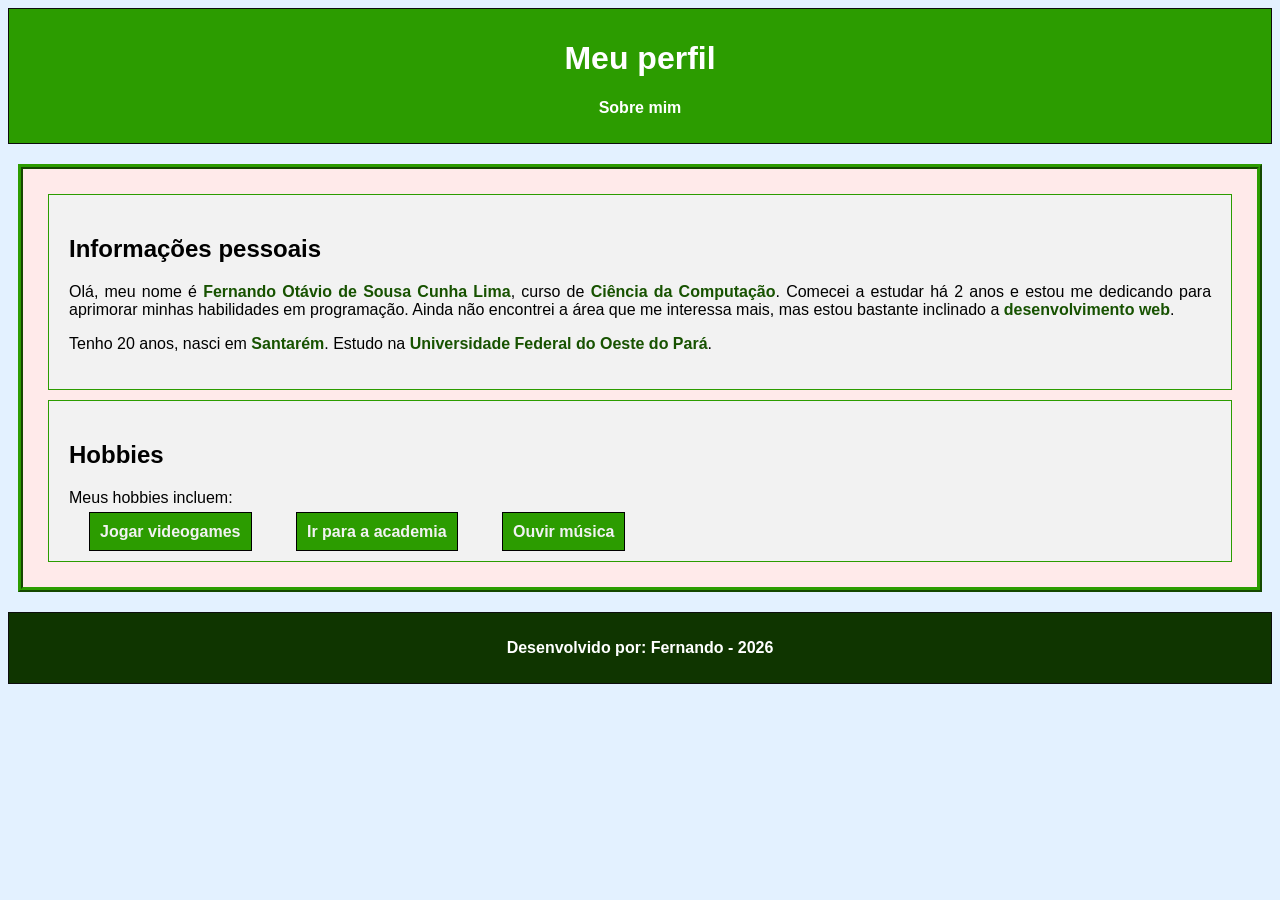
<file: Aula 3/index.html>
<!DOCTYPE html>
<html lang="pt-br">
<head>
    <meta charset="UTF-8">
    <meta name="viewport" content="width=device-width, initial-scale=1.0">
    <title>Meu perfil</title>
</head>
<body style="background-color: #e3f1ff;">
    
    <link rel="stylesheet" href="estilo.css">

    <div class="topo">
    <h1>Meu perfil</h1>
    <p><strong>Sobre mim</strong></p>
    </div>

    <div class="meio">
        <div class="centro">
        <h2>Informações pessoais</h2>
        <p>Olá, meu nome é <strong>Fernando Otávio de Sousa Cunha Lima</strong>, curso de <strong>Ciência da Computação</strong>. Comecei a estudar há 2 anos e estou me dedicando para aprimorar minhas habilidades em programação. Ainda não encontrei a área que me interessa mais, mas estou bastante inclinado a <strong>desenvolvimento web</strong>.</p>
        <p>Tenho 20 anos, nasci em <strong>Santarém</strong>. Estudo na <strong>Universidade Federal do Oeste do Pará</strong>.</p>
        </div>

        <div class="centro">
        <h2>Hobbies</h2>
        <p>Meus hobbies incluem:</p>
        <span class="hobbies"><strong>Jogar videogames</strong></span>
        <span class="hobbies"><strong>Ir para a academia</strong></span>
        <span class="hobbies"><strong>Ouvir música</s   trong></span>
        </div>
    </div>

    <div class="rodape">
        <p>Desenvolvido por: Fernando - 2026</p>
    </div>
</body>
</html>
</file>
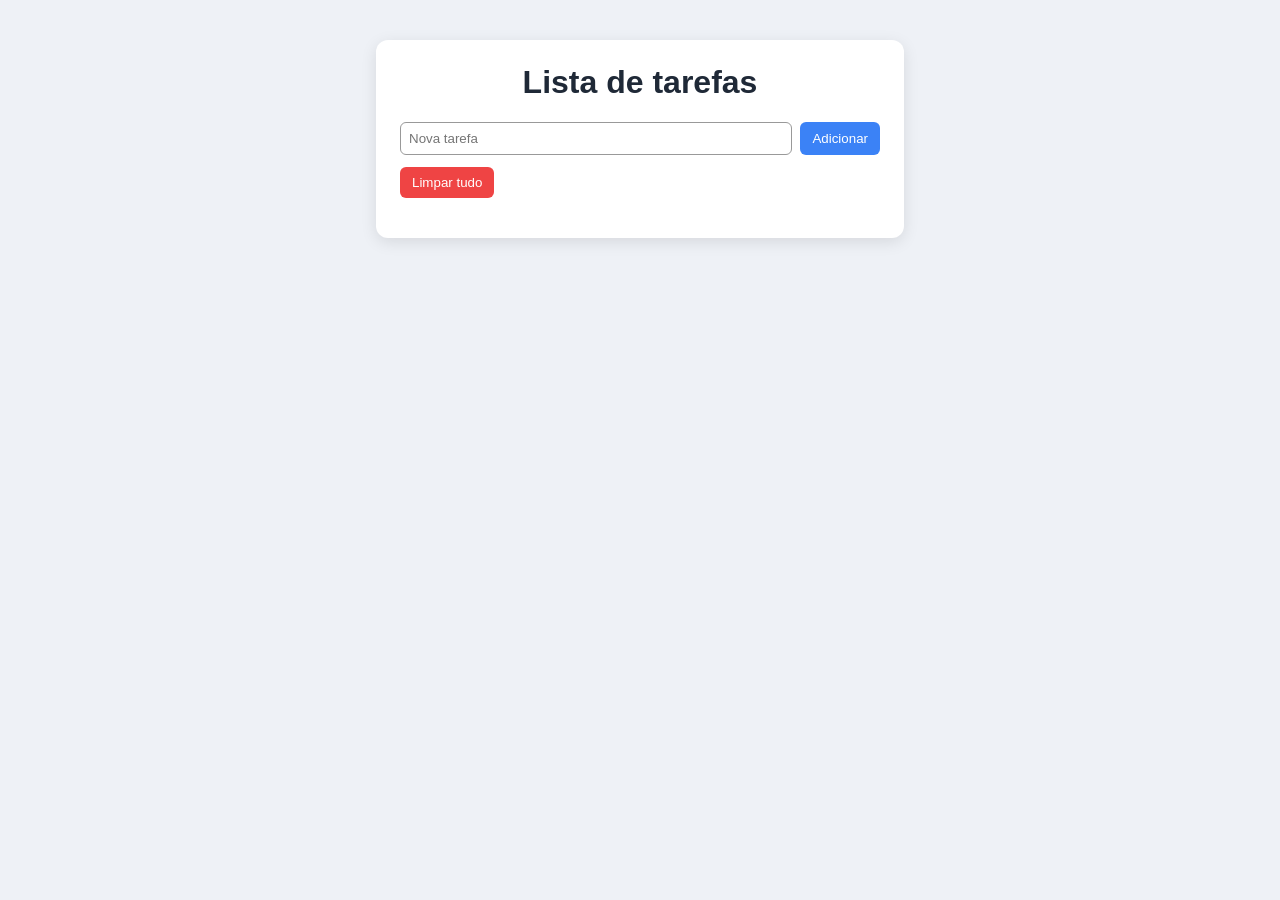
<file: Aula 4/index.html>
<!DOCTYPE html>
<html lang="pt-BR">
<head>
  <meta charset="UTF-8">
  <meta name="viewport" content="width=device-width, initial-scale=1">
  <title>Lista de tarefas</title>

  <link rel="stylesheet" href="style.css">

</head>
<body>



  <h1>Lista de tarefas</h1>

  <form id="form">
    <input type="text" id="titulo" placeholder="Nova tarefa" required>
    <button type="submit">Adicionar</button>
  </form>

  <button id="limpar">Limpar tudo</button>

  <ul id="lista"></ul>

 <script src="script.js"></script>

</body>
</html>
</file>
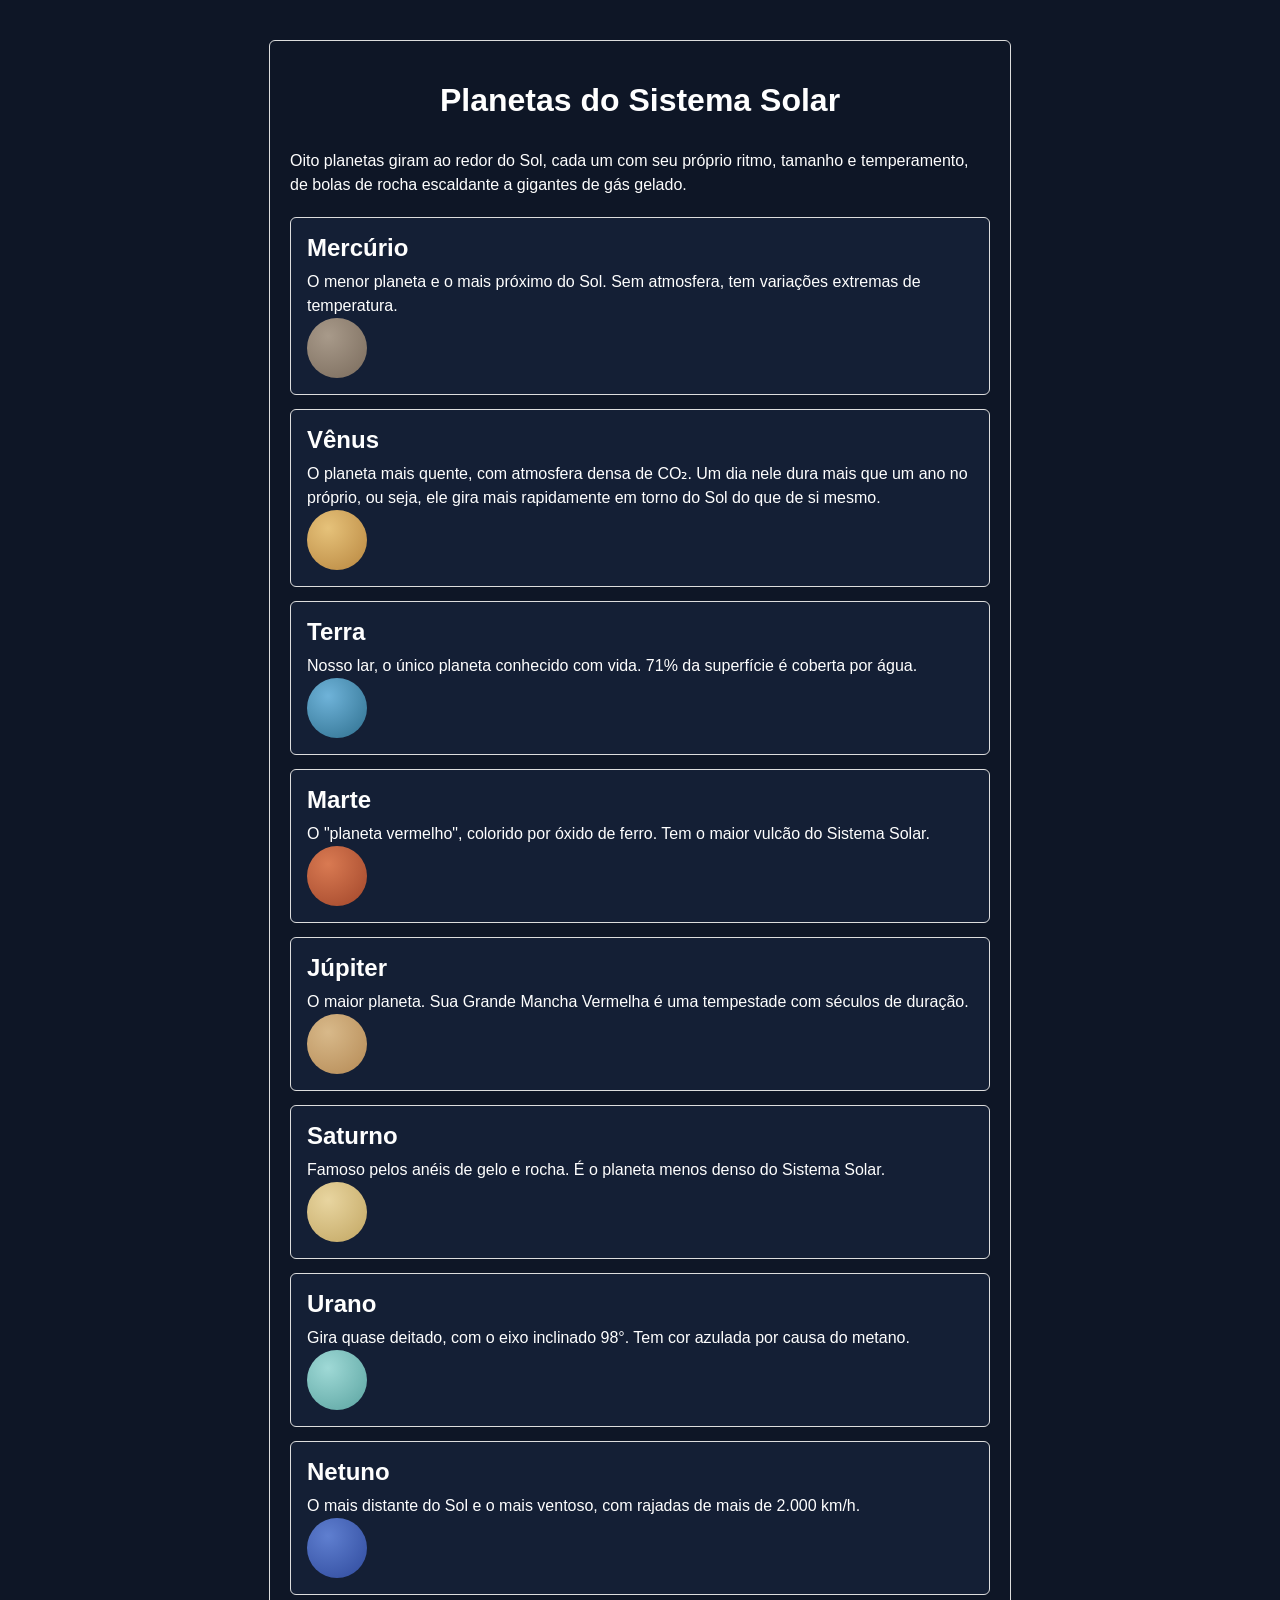
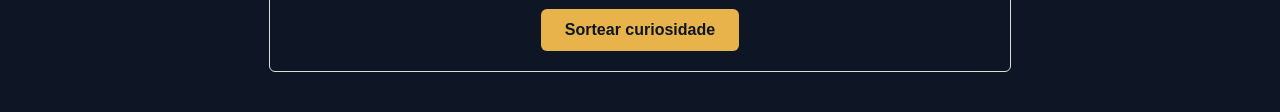
<file: Prova/index.html>
<!DOCTYPE html>
<html lang="en">
<head>
  <meta charset="UTF-8">
  <meta name="viewport" content="width=device-width, initial-scale=1.0">
  <title>Planetas</title>

  <link rel="stylesheet" href="style.css">

</head>
<body>
  


<div class="container">
  <h1>Planetas do Sistema Solar</h1>
  <p>Oito planetas giram ao redor do Sol, cada um com seu próprio ritmo, tamanho e temperamento, de bolas de rocha escaldante a gigantes de gás gelado.</p>

  <div class="planeta">
    <h2>Mercúrio</h2>
    <p>O menor planeta e o mais próximo do Sol. Sem atmosfera, tem variações extremas de temperatura.</p>
    <div class="imagem mercurio "></div>
  </div>

  <div class="planeta">
    <h2>Vênus</h2>
    <p>O planeta mais quente, com atmosfera densa de CO₂. Um dia nele dura mais que um ano no próprio, ou seja, ele gira mais rapidamente em torno do Sol do que de si mesmo.</p>
    <div class="imagem venus "></div>
  </div>

  <div class="planeta">
    <h2>Terra</h2>
    <p>Nosso lar, o único planeta conhecido com vida. 71% da superfície é coberta por água.</p>
    <div class="imagem terra "></div>
  </div>

  <div class="planeta">
    <h2>Marte</h2>
    <p>O "planeta vermelho", colorido por óxido de ferro. Tem o maior vulcão do Sistema Solar.</p>
    <div class="imagem marte "></div>
  </div>

  <div class="planeta">
    <h2>Júpiter</h2>
    <p>O maior planeta. Sua Grande Mancha Vermelha é uma tempestade com séculos de duração.</p>
    <div class="imagem jupiter "></div>
  </div>

  <div class="planeta">
    <h2>Saturno</h2>
    <p>Famoso pelos anéis de gelo e rocha. É o planeta menos denso do Sistema Solar.</p>
    <div class="imagem saturno "></div>
  </div>

  <div class="planeta">
    <h2>Urano</h2>
    <p>Gira quase deitado, com o eixo inclinado 98°. Tem cor azulada por causa do metano.</p>
    <div class="imagem urano "></div>
  </div>

  <div class="planeta">
    <h2>Netuno</h2>
    <p>O mais distante do Sol e o mais ventoso, com rajadas de mais de 2.000 km/h.</p>
    <div class="imagem netuno "></div>
  </div>

  <button onclick="sortear()" class="botao-sortear">Sortear curiosidade</button>
  <div id="caixa-curiosidade" class="caixa"></div>

</div>

<script src="script.js"></script>

</body>
</html>
</file>
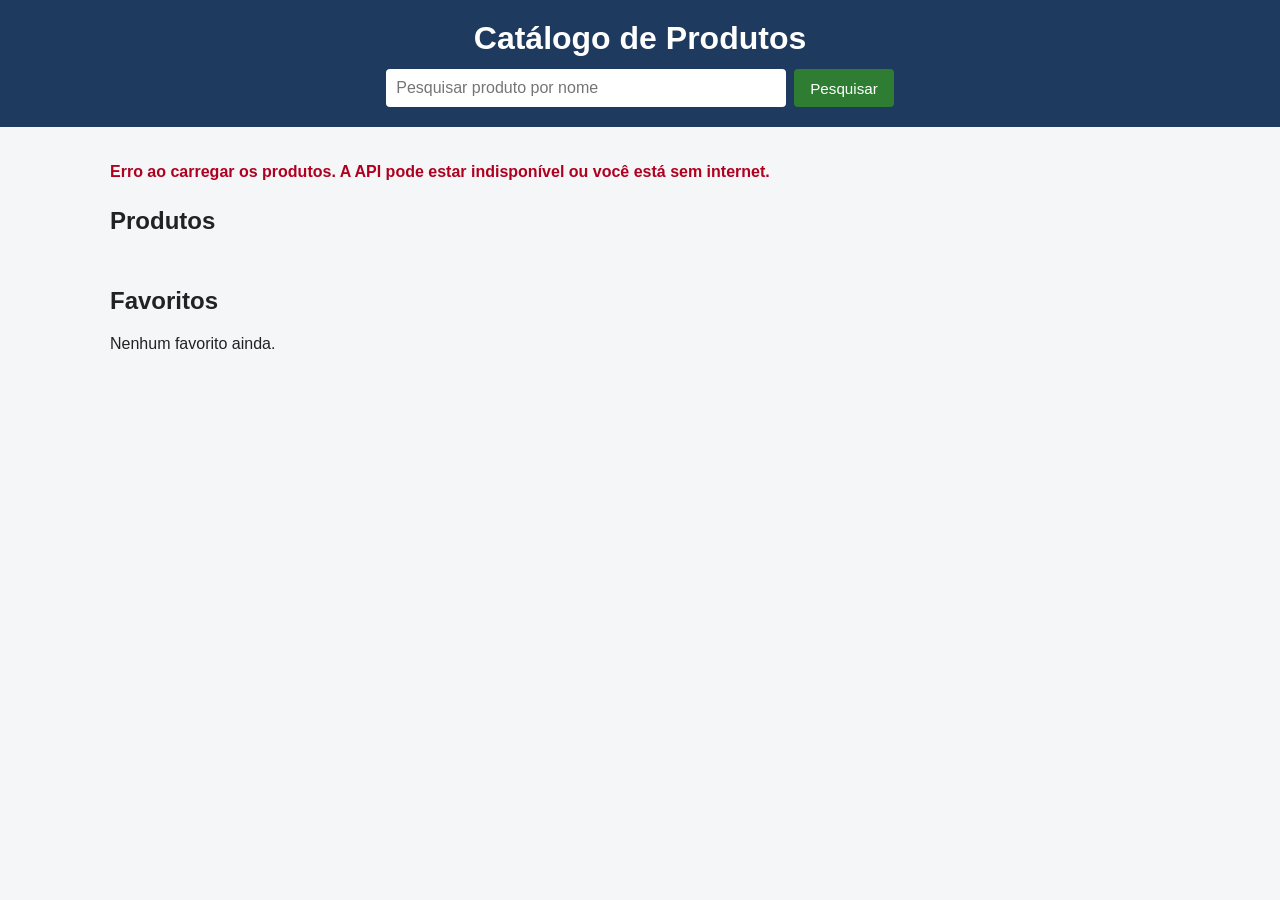
<file: Trabalho/index.html>
<!DOCTYPE html>
<html lang="pt-BR">
<head>
  <meta charset="UTF-8">
  <meta name="viewport" content="width=device-width, initial-scale=1.0">
  <title>Catálogo de Produtos</title>
</head>
<body>

<link rel="stylesheet" href="style.css"> 

  <header>
    <h1>Catálogo de Produtos</h1>
    <form id="form-pesquisa">
      <label for="campo-pesquisa" class="sr-only">Pesquisar produto</label>
      <input type="search" id="campo-pesquisa" placeholder="Pesquisar produto por nome">
      <button type="submit">Pesquisar</button>
    </form>
  </header>

  <main>
    <p id="status" role="status"></p>

    <section>
      <h2>Produtos</h2>
      <div id="lista-produtos" class="lista"></div>
    </section>

    <section>
      <h2>Favoritos</h2>
      <div id="lista-favoritos" class="lista"></div>
    </section>
  </main>

  <dialog id="detalhes">
    <div id="conteudo-detalhes"></div>
    <button type="button" id="fechar-detalhes">Fechar</button>
  </dialog>


  <script src="script.js"></script>
</body>
</html>
</file>
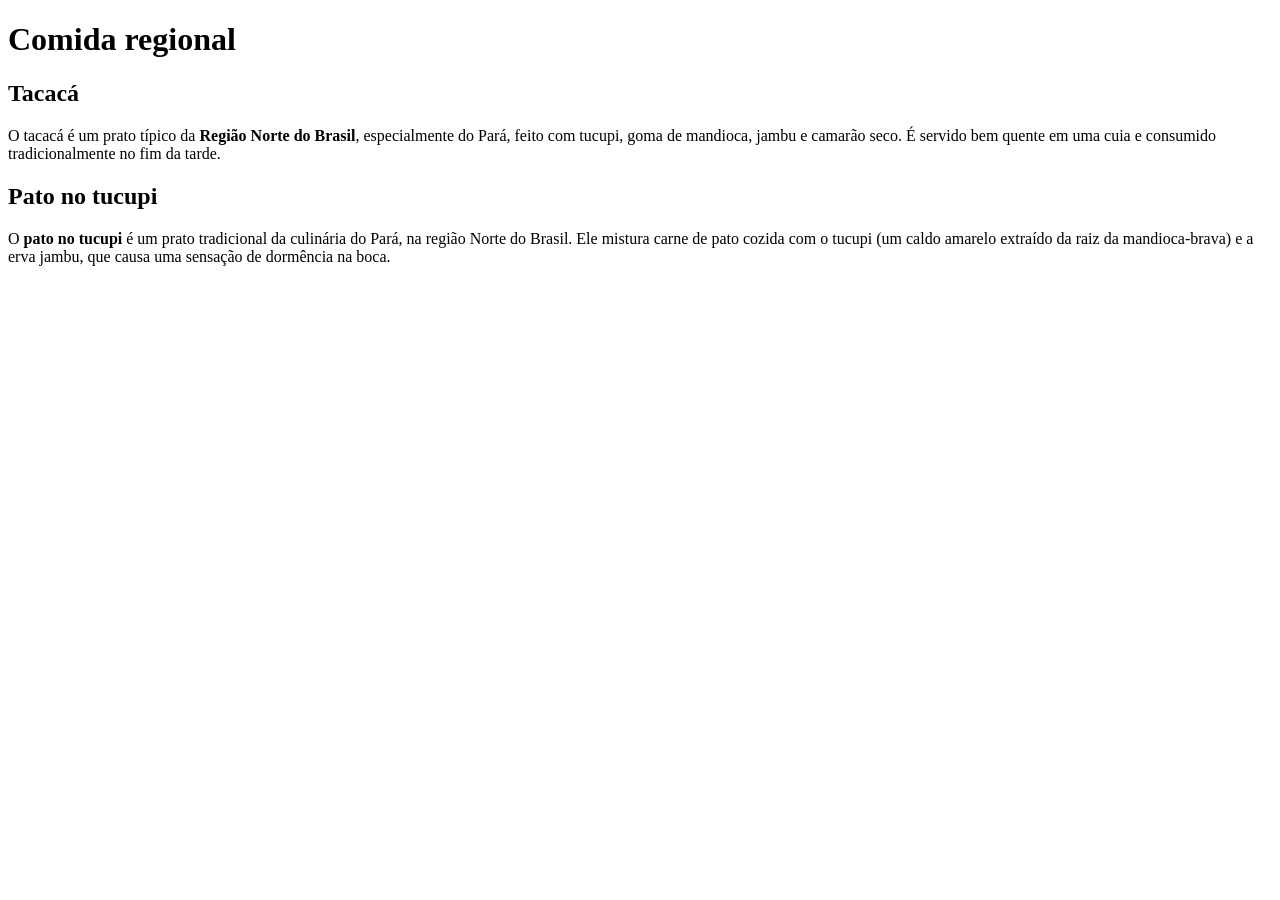
<file: index_2_A.html>
<!DOCTYPE html>
<html lang="pt-br">
<head>
    <meta charset="UTF-8">
    <meta name="viewport" content="width=device-width, initial-scale=1.0">
    <title>Segunda Aula de Programação Web</title>
</head>
<body>
    <h1>Comida regional</h1>
    <h2>Tacacá</h2>
    <p>O tacacá é um prato típico da <strong>Região Norte do Brasil</strong>, especialmente do Pará, feito com tucupi, goma de mandioca, jambu e camarão seco. É servido bem quente em uma cuia e consumido tradicionalmente no fim da tarde.</p>
   
    <h2>Pato no tucupi</h2>
    <p>O <strong>pato no tucupi</strong> é um prato tradicional da culinária do Pará, na região Norte do Brasil. Ele mistura carne de pato cozida com o tucupi (um caldo amarelo extraído da raiz da mandioca-brava) e a erva jambu, que causa uma sensação de dormência na boca. <p>
</body>
</html>
</file>
<file: Aula 3/estilo.css>
.topo {
    border: 1px solid #0d0e0d; 
    background-color: #2c9c00;
    padding: 10px;
    margin-bottom: 20px; 
    text-align: center; 
    font-family: 'Arial'; 
    color: white; 
    }

.meio {
    border: 5px ridge #2c9c00; 
    background-color: #ffeaea;
    padding: 15px;
    margin: 10px;
    }

.centro {
    border: 1px solid #2c9c00; 
    background-color: #f2f2f2; 
    padding: 20px;
    margin: 10px;
    text-align: justify;
    font-family: Arial, "Helvetica Neue", Helvetica, sans-serif;
    strong { color: #175200};
    }   

.hobbies {
    border: 1px solid #000000; 
    background-color: #2c9c00; 
    padding: 10px;
    margin: 20px;
    text-align: center;
    font-family: 'Arial';
    color: white;
    strong { color: #f2f2f2};
    }

.rodape {
    border: 1px solid #0d0e0d; 
    background-color: #0f3500;
    padding: 10px;
    margin-top: 20px; 
    text-align: center; 
    font-family: 'Arial'; 
    color: white; 
    }
</file>
<file: Aula 4/style.css>
html {
  background: #eef1f6;
}

body {
  font-family: "Segoe UI", Arial, sans-serif;
  max-width: 480px;
  margin: 40px auto;
  padding: 24px;
  background: #ffffff;
  border-radius: 12px;
  box-shadow: 0 4px 16px rgba(0, 0, 0, 0.1);
  color: #1f2937;
}

h1 {
  text-align: center;
  margin-top: 0;
}

form {
  display: flex;
  gap: 8px;
  margin-bottom: 12px;
}

input {
  flex: 1;
  padding: 8px;
  border: 1px solid #999;
  border-radius: 6px;
}

button {
  padding: 8px 12px;
  border: none;
  border-radius: 6px;
  background: #3b82f6;
  color: white;
  cursor: pointer;
}

#limpar {
  background: #ef4444;
}

ul {
  list-style: none;
  padding: 0;
  margin: 16px 0 0;
}

li {
  padding: 10px 12px;
  margin-bottom: 8px;
  background: #f8fafc;
  border-left: 4px solid #3b82f6;
  border-radius: 6px;
}
</file>
<file: Prova/style.css>
body {
  font-family: Arial, sans-serif;
  background: #0e1626;
  margin: 0;
  padding: 40px;
}

.container {
  max-width: 700px;
  margin: 0 auto;
  border: 1px solid #ddd;
  border-radius: 6px;
  padding: 20px;
}

h1 {
  text-align: center;
  margin-bottom: 30px;
  color: #fff;
}

.container p {
  margin: 0;
  color: #fefefe;
  line-height: 1.5;
  margin-bottom: 20px;
}

.planeta {
  background: #141f35;
  border: 1px solid #ddd;
  border-radius: 6px;
  padding: 16px;
  margin-bottom: 14px;
}

.planeta h2 {
  margin: 0 0 8px;
  color: #fefefe;
}

.imagem {
  width: 60px;
  height: 60px;
  border-radius: 50%;
  background: radial-gradient(circle at 35% 30%, #d8b98a, #a1876a);
  flex-shrink: 0;
}

.mercurio { background: radial-gradient(circle at 35% 30%, #a89a8a, #7a6b5c); }
.venus    { background: radial-gradient(circle at 35% 30%, #e6c27a, #b8863f); }
.terra    { background: radial-gradient(circle at 35% 30%, #6fb3d9, #2e6f8e); }
.marte    { background: radial-gradient(circle at 35% 30%, #d97a52, #a1462a); }
.jupiter  { background: radial-gradient(circle at 35% 30%, #d8b98a, #b58a55); }
.saturno  { background: radial-gradient(circle at 35% 30%, #e8d5a0, #c2a662); }
.urano    { background: radial-gradient(circle at 35% 30%, #9fd9d6, #5aa3a0); }
.netuno   { background: radial-gradient(circle at 35% 30%, #5f7fd0, #2f4a9c); }

.planeta p {
  margin: 0;
  color: #fefefe;
  line-height: 1.5;
}

.botao-sortear {
  display: block;
  margin: 0 auto;
  background: #e8b34a;
  color: #0e1626;
  border: none;
  padding: 12px 24px;
  border-radius: 6px;
  font-size: 16px;
  font-weight: bold;
  cursor: pointer;
}

.botao-sortear:hover {
  background: #d9a23a;
}

.caixa {
  display: none;
  margin: 16px auto 0;
  max-width: 400px;
  background: #141f35;
  border: 1px solid #e8b34a;
  border-radius: 6px;
  padding: 16px;
  color: #eef1f6;
  text-align: center;
}
</file>
<file: Trabalho/style.css>
* {
  box-sizing: border-box;
}

body {
  margin: 0;
  font-family: Arial, Helvetica, sans-serif;
  background: #f4f6f8;
  color: #222;
}

header {
  background: #1f3a5f;
  color: #fff;
  padding: 20px;
  text-align: center;
}

header h1 {
  margin: 0 0 12px;
}

form {
  display: flex;
  justify-content: center;
  gap: 8px;
}

input[type="search"] {
  width: 100%;
  max-width: 400px;
  padding: 10px;
  border: none;
  border-radius: 4px;
  font-size: 1rem;
}

button {
  padding: 10px 16px;
  border: none;
  border-radius: 4px;
  background: #2e7d32;
  color: #fff;
  font-size: 0.95rem;
  cursor: pointer;
}

button:hover {
  opacity: 0.9;
}

main {
  max-width: 1100px;
  margin: 0 auto;
  padding: 20px;
}

#status {
  min-height: 1.5em;
  font-weight: bold;
}

#status.erro {
  color: #b00020;
}

.lista {
  display: grid;
  grid-template-columns: repeat(auto-fill, minmax(220px, 1fr));
  gap: 16px;
  margin-bottom: 32px;
}

.cartao {
  display: flex;
  flex-direction: column;
  gap: 8px;
  padding: 12px;
  background: #fff;
  border: 1px solid #ddd;
  border-radius: 6px;
}

.cartao img {
  width: 100%;
  height: 160px;
  object-fit: contain;
}

.cartao h3 {
  margin: 0;
  font-size: 1rem;
}

.cartao .preco {
  font-weight: bold;
}

.acoes {
  display: flex;
  gap: 8px;
  margin-top: auto;
}

.acoes button {
  flex: 1;
}

.btn-detalhes {
  background: #1f3a5f;
}

.btn-remover {
  background: #b00020;
}

dialog {
  max-width: 480px;
  width: 90%;
  border: none;
  border-radius: 8px;
  padding: 20px;
}

dialog::backdrop {
  background: rgba(0, 0, 0, 0.5);
}

dialog img {
  width: 100%;
  max-height: 220px;
  object-fit: contain;
}


.sr-only {
  position: absolute;
  width: 1px;
  height: 1px;
  overflow: hidden;
  clip: rect(0, 0, 0, 0);
}

@media (max-width: 600px) {
  form {
    flex-direction: column;
    align-items: center;
  }
}
</file>
